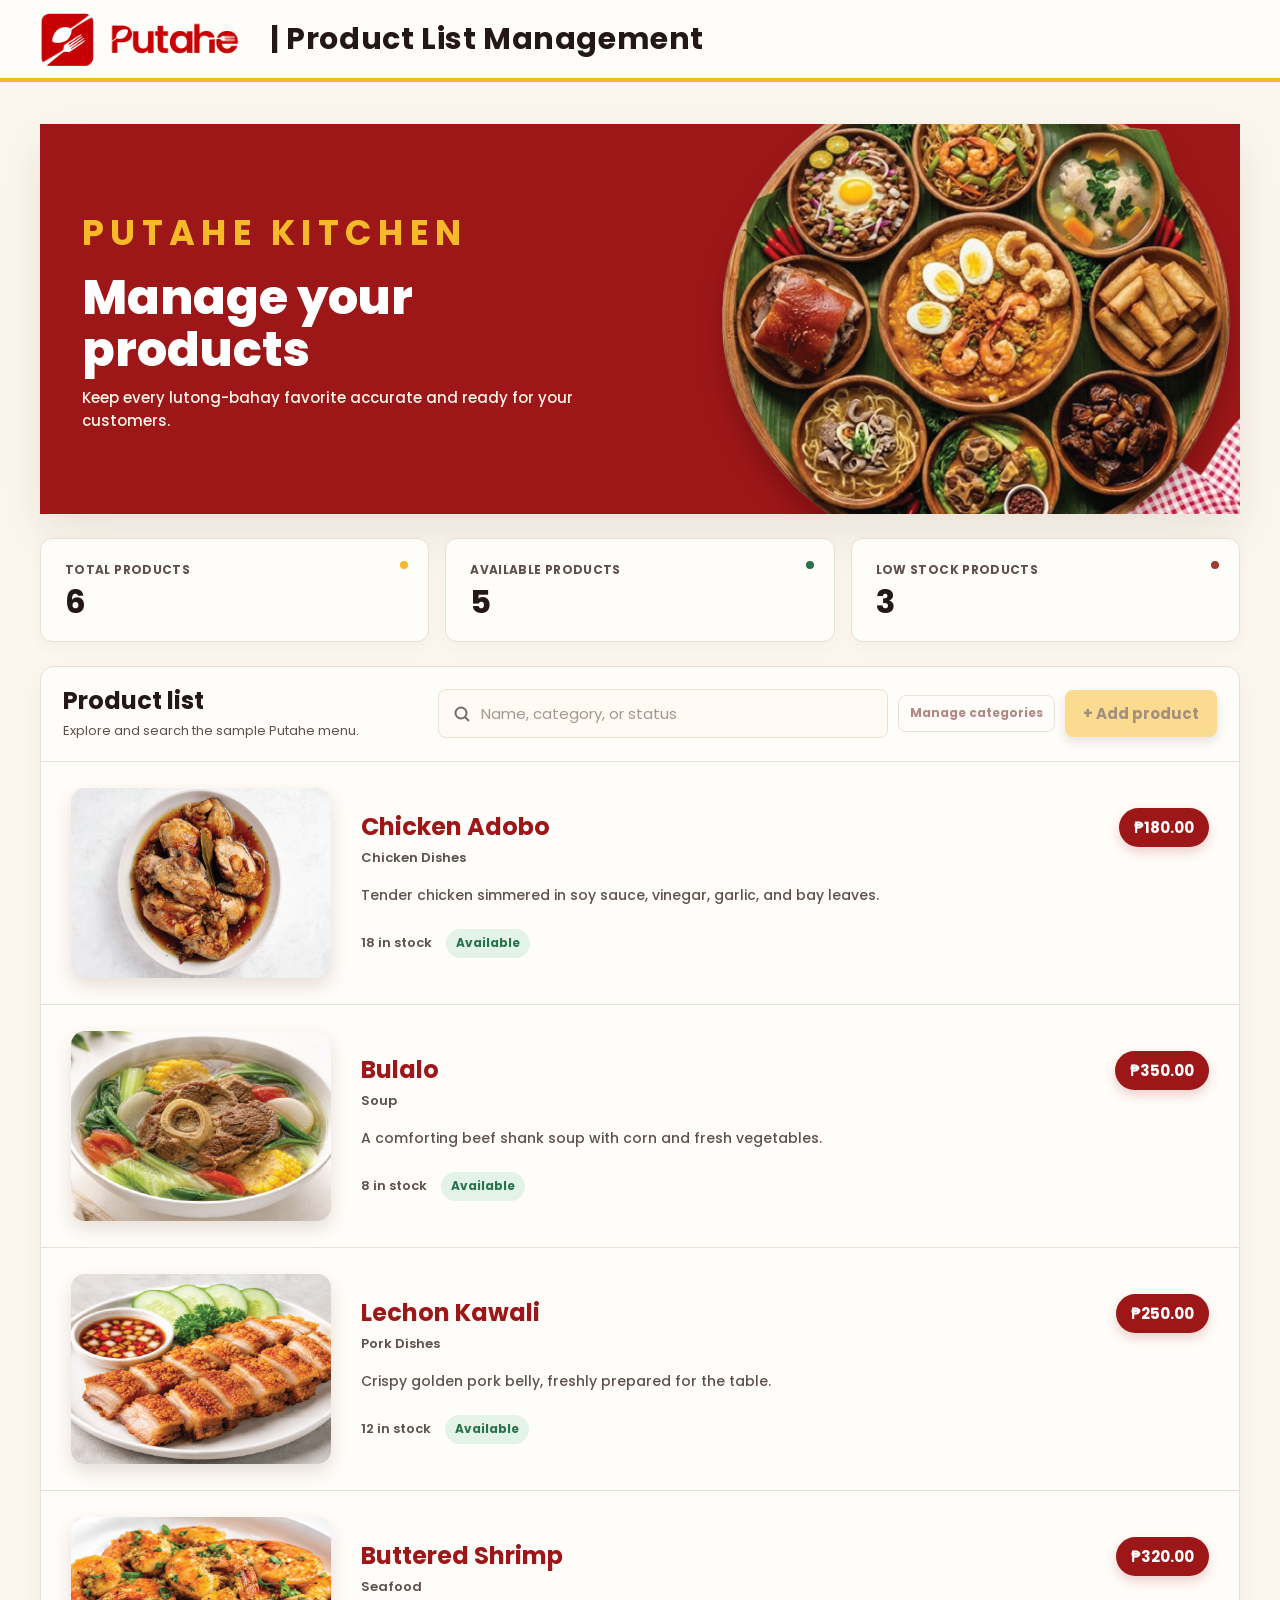
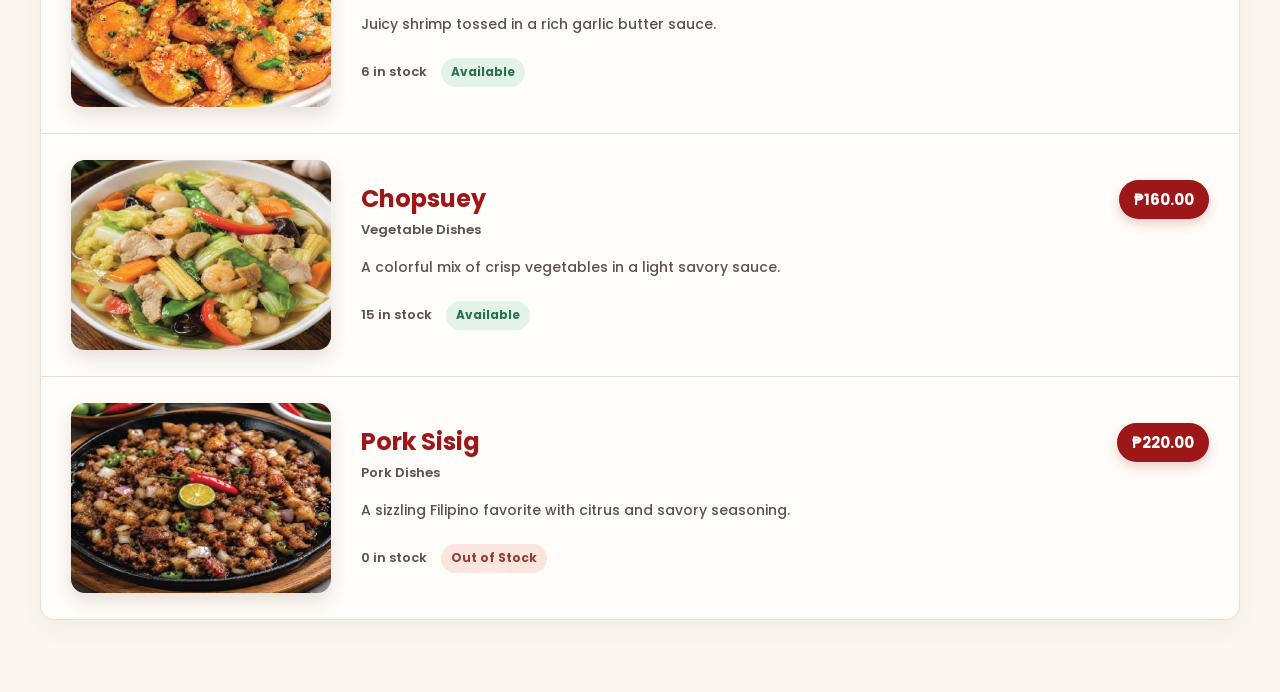
<file: docs/index.html>
<!doctype html><html lang="en">
    <head>
        <meta charset="utf-8">
        <meta name="viewport" content="width=device-width, initial-scale=1">
        <meta name="theme-color" content="#9d1718">
        <title>Putahe | Product Management</title>
        <link rel="stylesheet" href="./style.css">
    </head>
    <body>
        <header class="top">
            <div class="top-inner">
                <a class="logo" href="./" aria-label="Putahe home">
                    <img src="./assets/logo.png" alt="Putahe">
                </a>
                <div class="crumb">| Product List Management</div>
            </div>
        </header>

        <main>
            <section class="hero" aria-labelledby="page-title">
                <div class="hero-copy">
                    <div class="eyebrow">Putahe kitchen</div>
                    <h1 id="page-title">Manage your products</h1>
                    <p>Keep every lutong-bahay favorite accurate and ready for your customers.</p>
                </div>
                <div class="hero-art" aria-hidden="true">
                    <img class="hero-cloth" src="./assets/hero-cloth.webp" alt="">
                    <img class="hero-dish" src="./assets/hero-bilao.webp" alt="">
                </div>
            </section>

            <section class="summary" aria-label="Product summary">
                <div class="metric">
                    <small>Total products</small>
                    <strong id="total">0</strong>
                </div>
                <div class="metric">
                    <small>Available products</small>
                    <strong id="available">0</strong>
                </div>
                <div class="metric">
                    <small>Low stock products</small>
                    <strong id="low">0</strong>
                </div>
            </section>

            <section class="panel" aria-labelledby="catalog-title">
                <div class="toolbar">
                    <div class="toolbar-copy">
                        <h2 id="catalog-title">Product list</h2>
                        <p>Explore and search the sample Putahe menu.</p>
                    </div>
                    <div class="toolbar-controls">
                        <input class="search" id="search" type="search" placeholder="Name, category, or status">
                        <button class="secondary" id="manageCategories" type="button">Manage categories</button>
                        <button class="primary action-add" id="add" type="button">+ Add product</button>
                    </div>
                </div>
                <div class="product-list" id="rows" aria-live="polite"></div>
            </section>
        </main>

        <dialog id="dialog" aria-labelledby="title">
            <div class="modal-head">
                <h2 id="title">Add product</h2>
                <button class="close" type="button" aria-label="Close dialog">&times;</button>
            </div>
            <form class="form" id="form">
                <input id="id" type="hidden">

                <div class="field full">
                    <label for="name">Product name</label>
                    <input id="name" required>
                </div>

                <div class="field">
                    <label for="category">Category</label>
                    <select id="category" required></select>
                </div>

                <div class="field">
                    <label for="status">Status</label>
                    <select id="status">
                        <option>Available</option>
                        <option>Out of Stock</option>
                    </select>
                </div>

                <div class="field">
                    <label for="price">Price (PHP)</label>
                    <input id="price" type="number" min="0" step=".01" required>
                </div>

                <div class="field">
                    <label for="stock">Stock quantity</label>
                    <input id="stock" type="number" min="0" required>
                </div>

                <div class="field full">
                    <label for="imageFile">Upload an image from your device</label>
                    <input id="imageFile" type="file" accept="image/*">
                </div>

                <div class="field full">
                    <label for="description">Description (optional)</label>
                    <textarea id="description"></textarea>
                </div>

                <div class="form-actions">
                    <button class="secondary" type="button" id="cancel">Cancel</button>
                    <button class="primary" type="submit">Save product</button>
                </div>
            </form>
        </dialog>

        <dialog id="categoryDialog" aria-labelledby="categoryTitle">
            <div class="modal-head">
                <h2 id="categoryTitle">Manage categories</h2>
                <button class="close" id="closeCategories" type="button" aria-label="Close dialog">&times;</button>
            </div>
            <form class="category-form" id="categoryForm">
                <input id="categoryId" type="hidden">
                <label for="categoryName">Category name</label>
                <div class="category-create-row">
                    <input id="categoryName" required maxlength="100" placeholder="e.g. Pork Dishes">
                    <button class="primary" type="submit">Save</button>
                </div>
            </form>
            <div class="category-list" id="categoryRows" aria-live="polite"></div>
        </dialog>

        <dialog id="confirmDialog" class="confirm-dialog" aria-labelledby="confirmTitle">
            <div class="confirm-icon" aria-hidden="true">!</div>
            <h2 id="confirmTitle">Delete product?</h2>
            <p id="confirmMessage">This product will be permanently removed from your catalog.</p>
            <form method="dialog" class="confirm-actions">
                <button class="secondary" value="cancel">Cancel</button>
                <button class="danger-button" value="confirm">Delete product</button>
            </form>
        </dialog>

        <div class="toast" id="toast" role="status" aria-live="polite"></div>

        <script src="./script.js"></script>
    </body>
</html>
</file>
<file: docs/style.css>
@import url('https://fonts.googleapis.com/css2?family=Poppins:wght@400;500;600;700;800&display=swap');

:root {
    --red: #9d1718;
    --red-deep: #641314;
    --gold: #f6b928;
    --gold-soft: #fff0c7;
    --cream: #fbf7ef;
    --paper: #fffdf9;
    --ink: #241717;
    --muted: #5f504e;
    --line: #eadfd5;
    --green: #28734b;
    --green-soft: #e4f3e8;
    --danger: #a33b31;
    --shadow: 0 18px 45px rgba(82, 35, 24, .1);
}

* { box-sizing: border-box; }

body {
    margin: 0;
    min-height: 100vh;
    color: var(--ink);
    background: var(--cream);
    font: 15px/1.55 'Poppins', sans-serif;
    -webkit-font-smoothing: antialiased;
    text-rendering: optimizeLegibility;
}

button, input, select, textarea { font: inherit; }
button { -webkit-tap-highlight-color: transparent; }

.sr-only {
    position: absolute;
    width: 1px;
    height: 1px;
    padding: 0;
    margin: -1px;
    overflow: hidden;
    clip: rect(0, 0, 0, 0);
    white-space: nowrap;
    border: 0;
}

.field-label { color: var(--ink); font-size: 12px; font-weight: 700; }

:focus-visible {
    outline: 3px solid rgba(246, 185, 40, .8);
    outline-offset: 3px;
}

.top {
    color: #fff;
    background: var(--paper);
    border-bottom: 4px solid var(--gold);
    position: sticky;
    top: 0;
    z-index: 100;
}

.top-inner, main {
    width: min(1200px, calc(100% - 48px));
    margin: auto;
}

.top-inner {
    min-height: 78px;
    display: flex;
    align-items: center;
    gap: 28px;
}

.logo { display: flex; align-items: center; }
.logo img { width: 200px; max-height: 100px; object-fit: contain; }

.line { color: var(--red); font-size: 30px; font-weight: 700; }

.crumb {
    padding-left: 2px;
    /* border-left: 1px solid var(--red); */
    color: var(--ink);
    font-size: 30px;
    font-weight: 700;
    letter-spacing: .02em;
}

main { padding: 42px 0 72px; }

.hero {
    position: relative;
    min-height: 390px;
    display: flex;
    align-items: center;
    justify-content: space-between;
    gap: 28px;
    overflow: hidden;
    padding: 38px 42px;
    color: #fff;
    background: var(--red);
    border-radius: 0;
    box-shadow: var(--shadow);
}

.hero::before, .hero::after {
    content: '';
    position: absolute;
    border: 1px solid rgba(255, 240, 199, .28);
    border-radius: 50%;
    pointer-events: none;
}

.hero::before { display: none; }
.hero::after { width: 160px; height: 160px; right: 128px; bottom: -124px; }
.hero-copy { position: relative; z-index: 3; max-width: 50%; }
.hero-art { z-index: 1; }

.eyebrow {
    margin-bottom: 12px;
    color: var(--gold);
    font-size: 35px;
    font-weight: 700;
    letter-spacing: .18em;
    text-transform: uppercase;
}

.hero h1 {
    max-width: 520px;
    margin: 8px 0 10px;
    font: 800 clamp(32px, 4vw, 48px)/1.08 'Poppins', sans-serif;
    letter-spacing: 0;
}

.hero p { max-width: 510px; margin: 0; color: #fff5e9; font-weight: 500; }

.hero-art {
    position: absolute;
    width: min(52vw, 570px);
    height: min(52vw, 570px);
    right: -26px;
    top: 50%;
    transform: translateY(-50%);
}
.hero-cloth { position: absolute; width: 62%; right: -10%; bottom: -8%; transform: rotate(16deg); }
.hero-dish { position: absolute; width: 92%; right: 5%; top: 4%; animation: spin-dish 32s linear infinite; filter: drop-shadow(0 18px 12px rgba(55, 0, 0, .28)); }

@keyframes spin-dish { from { transform: rotate(0deg); } to { transform: rotate(360deg); } }

.primary, .secondary {
    border-radius: 8px;
    cursor: pointer;
    font-weight: 700;
    transition: transform .18s ease, background-color .18s ease, box-shadow .18s ease;
}

.primary {
    padding: 12px 18px;
    color: #482300;
    background: var(--gold);
    border: 0;
    box-shadow: 0 5px 12px rgba(41, 0, 0, .22);
}
.primary:hover { background: #ffd467; transform: translateY(-1px); }

.summary {
    display: grid;
    grid-template-columns: repeat(3, 1fr);
    gap: 16px;
    margin: 24px 0;
}

.metric {
    position: relative;
    padding: 22px 24px;
    background: var(--paper);
    border: 1px solid var(--line);
    border-radius: 12px;
    box-shadow: 0 5px 16px rgba(75, 37, 24, .04);
}
.metric::after { content: ''; position: absolute; right: 20px; top: 22px; width: 8px; height: 8px; background: var(--gold); border-radius: 50%; }
.metric:nth-child(2)::after { background: var(--green); }
.metric:nth-child(3)::after { background: var(--danger); }
.metric small { display: block; color: var(--muted); font-size: 12px; font-weight: 700; letter-spacing: .03em; text-transform: uppercase; }
.metric strong { display: block; margin-top: 4px; font: 700 32px/1.1 'Poppins', sans-serif; }

.panel {
    overflow: hidden;
    background: var(--paper);
    border: 1px solid var(--line);
    border-radius: 14px;
    box-shadow: 0 8px 24px rgba(75, 37, 24, .05);
}

.toolbar { display: flex; align-items: center; justify-content: space-between; gap: 24px; padding: 20px 22px; border-bottom: 1px solid var(--line); }
.toolbar-copy h2 { margin: 0; font: 700 24px/1.2 'Poppins', sans-serif; }
.toolbar-copy p { margin: 5px 0 0; color: var(--muted); font-size: 13px; }
.toolbar-controls { display: flex; align-items: center; gap: 10px; }
.toolbar-controls label { color: var(--ink); font-size: 12px; font-weight: 700; white-space: nowrap; }
.search { width: 450px; max-width: 100%; padding: 12px 15px 12px 42px; color: var(--ink); background: #fffaf3 url("data:image/svg+xml,%3Csvg xmlns='http://www.w3.org/2000/svg' width='18' height='18' fill='none' stroke='%23776968' stroke-width='2'%3E%3Ccircle cx='8' cy='8' r='5.5'/%3E%3Cpath d='m12 12 4 4'/%3E%3C/svg%3E") 14px center no-repeat; border: 1px solid var(--line); border-radius: 8px; }
.search::placeholder { color: #a49791; }
.search:focus { border-color: var(--red); outline: 3px solid rgba(157, 23, 24, .12); }

.product-list { display: grid; gap: 0; }
.product-card { display: grid; grid-template-columns: 260px minmax(0, 1fr); gap: 30px; padding: 26px 30px; border-top: 1px solid var(--line); }
.product-card:first-child { border-top: 0; }
.product-card:hover { background: #fffaf3; }
.product-image { width: 260px; height: 190px; object-fit: cover; border-radius: 14px; background: var(--gold-soft); box-shadow: 0 8px 18px rgba(82, 35, 24, .14); }
.product-details { display: flex; min-width: 0; flex-direction: column; justify-content: center; }
.product-heading { display: flex; align-items: flex-start; justify-content: space-between; gap: 20px; }
.name { font-weight: 700; }
.name { color: var(--red); font-size: 24px; }
.category { margin-top: 3px; color: var(--muted); font-size: 13px; font-weight: 600; }
.sub { max-width: 620px; margin: 17px 0 22px; color: var(--muted); font-size: 14px; font-weight: 500; }
.price { font-weight: 700; white-space: nowrap; }
.product-heading .price { padding: 8px 15px; color: #fff; background: var(--red); border-radius: 99px; box-shadow: 0 5px 12px rgba(157, 23, 24, .2); }
.product-footer { display: flex; align-items: center; gap: 14px; }
.stock { color: var(--muted); font-size: 13px; font-weight: 600; }
.badge { display: inline-block; padding: 5px 10px; border-radius: 99px; font-size: 12px; font-weight: 700; white-space: nowrap; }
.available { color: var(--green); background: var(--green-soft); }
.out-of-stock { color: #963c32; background: #fbe5df; }
.actions { display: flex; gap: 8px; }
.secondary { padding: 8px 11px; color: var(--red-deep); background: transparent; border: 1px solid #d7c2b7; font-size: 12px; }
.secondary:hover { background: #fff1e5; border-color: #b98f80; }
.secondary.delete { color: var(--danger); }
.empty { padding: 46px 22px; color: var(--muted); text-align: center; }

dialog { width: min(600px, calc(100% - 32px)); max-height: calc(100vh - 32px); padding: 0; color: var(--ink); background: var(--paper); border: 0; border-radius: 16px; box-shadow: 0 24px 80px rgba(38, 12, 8, .28); }
dialog::backdrop { background: rgba(43, 14, 10, .58); backdrop-filter: blur(3px); }
.modal-head { display: flex; align-items: center; justify-content: space-between; padding: 22px 25px; border-bottom: 1px solid var(--line); }
.modal-head h2 { margin: 0; font: 700 25px/1.2 'Poppins', sans-serif; }
.close { width: 34px; height: 34px; color: var(--muted); background: transparent; border: 0; border-radius: 50%; cursor: pointer; font-size: 25px; line-height: 1; }
.close:hover { color: var(--red); background: #fff1e5; }
.form { display: grid; grid-template-columns: 1fr 1fr; gap: 17px; padding: 24px 25px 25px; }
.field { display: flex; flex-direction: column; gap: 6px; }
.field.full { grid-column: 1 / -1; }
.field label, .field-label { color: var(--ink); font-size: 12px; font-weight: 700; }
.field input, .field select, .field textarea { width: 100%; padding: 11px 12px; color: var(--ink); background: #fffaf3; border: 1px solid var(--line); border-radius: 7px; }
.field textarea { min-height: 80px; resize: vertical; }
.field input:focus, .field select:focus, .field textarea:focus { border-color: var(--red); outline: 3px solid rgba(157, 23, 24, .12); }
.form-actions { display: flex; justify-content: flex-end; gap: 10px; grid-column: 1 / -1; padding-top: 7px; }

.category-form { padding: 22px 25px; border-bottom: 1px solid var(--line); }
.category-form label { display: block; margin-bottom: 6px; color: var(--ink); font-size: 12px; font-weight: 700; }
.category-create-row { display: flex; gap: 10px; }
.category-create-row input { flex: 1; min-width: 0; padding: 11px 12px; color: var(--ink); background: #fffaf3; border: 1px solid var(--line); border-radius: 7px; }
.category-list { max-height: 310px; overflow: auto; }
.category-row { display: flex; align-items: center; justify-content: space-between; gap: 16px; padding: 14px 25px; border-bottom: 1px solid var(--line); font-weight: 600; }
.category-row:last-child { border-bottom: 0; }

.confirm-dialog { width: min(390px, calc(100% - 32px)); padding: 28px; text-align: center; }
.confirm-icon { width: 42px; height: 42px; margin: 0 auto 14px; color: #fff; background: var(--danger); border-radius: 50%; font-size: 27px; font-weight: 700; line-height: 42px; }
.confirm-dialog h2 { margin: 0; font: 700 25px/1.2 'Poppins', sans-serif; }
.confirm-dialog p { margin: 10px 0 24px; color: var(--muted); font-size: 14px; }
.confirm-actions { display: flex; justify-content: center; gap: 10px; }
.danger-button { padding: 10px 14px; color: #fff; background: var(--danger); border: 0; border-radius: 8px; cursor: pointer; font-weight: 700; }
.danger-button:hover { background: #842d27; }

.toast { position: fixed; right: 24px; bottom: 24px; z-index: 10; max-width: min(360px, calc(100% - 32px)); padding: 13px 17px; color: #fff; background: var(--ink); border-left: 4px solid var(--gold); border-radius: 7px; box-shadow: var(--shadow); opacity: 0; pointer-events: none; transform: translateY(12px); transition: opacity .2s ease, transform .2s ease; }
.toast.show { opacity: 1; transform: translateY(0); }

@media (max-width: 760px) {
    .top-inner, main { width: min(100% - 32px, 600px); }
    .top-inner { min-height: 70px; gap: 16px; }
    .logo img { width: 92px; }
    .crumb { padding-left: 16px; font-size: 12px; }
    main { padding: 24px 0 48px; }
    .hero { min-height: 470px; align-items: flex-start; padding: 28px 24px; }
    .hero-copy { max-width: 100%; }
    .hero h1 { font-size: 37px; }
    .hero p { max-width: 290px; }
    .hero-art { width: 390px; height: 390px; right: -92px; top: auto; bottom: -36px; transform: none; }
    .summary { gap: 9px; }
    .metric { padding: 16px 13px; }
    .metric small { font-size: 10px; line-height: 1.25; }
    .metric strong { font-size: 25px; }
    .toolbar { align-items: stretch; flex-direction: column; gap: 14px; padding: 16px; }
    .toolbar-copy h2 { font-size: 22px; }
    .toolbar-controls { align-items: stretch; flex-direction: column; }
    .toolbar-controls label { width: 100%; }
    .search { width: 100%; }
    .product-card { grid-template-columns: 1fr; gap: 18px; padding: 20px 16px; }
    .product-image { width: 100%; height: min(58vw, 230px); }
    .product-heading { gap: 12px; }
    .name { font-size: 21px; }
    .sub { margin: 12px 0 16px; }
    .product-footer { align-items: flex-start; flex-wrap: wrap; }
    .actions { width: 100%; }
    .sub { max-width: 100%; }
    .actions { margin-left: auto; }
    .form { grid-template-columns: 1fr; padding: 20px 18px; }
    .field.full { grid-column: auto; }
    .form-actions { grid-column: auto; }
    .category-form { padding: 20px 18px; }
    .category-row { padding: 14px 18px; }
    .photo-picker { grid-template-columns: repeat(6, 1fr); }
    .toast { right: 16px; bottom: 16px; }
}

@media (min-width: 761px) and (max-width: 980px) {
    .hero { min-height: 460px; align-items: flex-start; padding: 34px; }
    .hero-copy { max-width: 58%; }
    .hero-art { width: 430px; height: 430px; right: -70px; top: auto; bottom: -95px; transform: none; }
    .toolbar { align-items: flex-start; flex-direction: column; gap: 14px; }
    .toolbar-controls { width: 100%; }
    .search { flex: 1; }
}

@media (prefers-reduced-motion: reduce) {
    *, *::before, *::after { scroll-behavior: auto !important; transition-duration: .01ms !important; animation-duration: .01ms !important; }
    .hero-dish { animation: none; }
}

button:disabled{opacity:.5;cursor:not-allowed}
</file>
